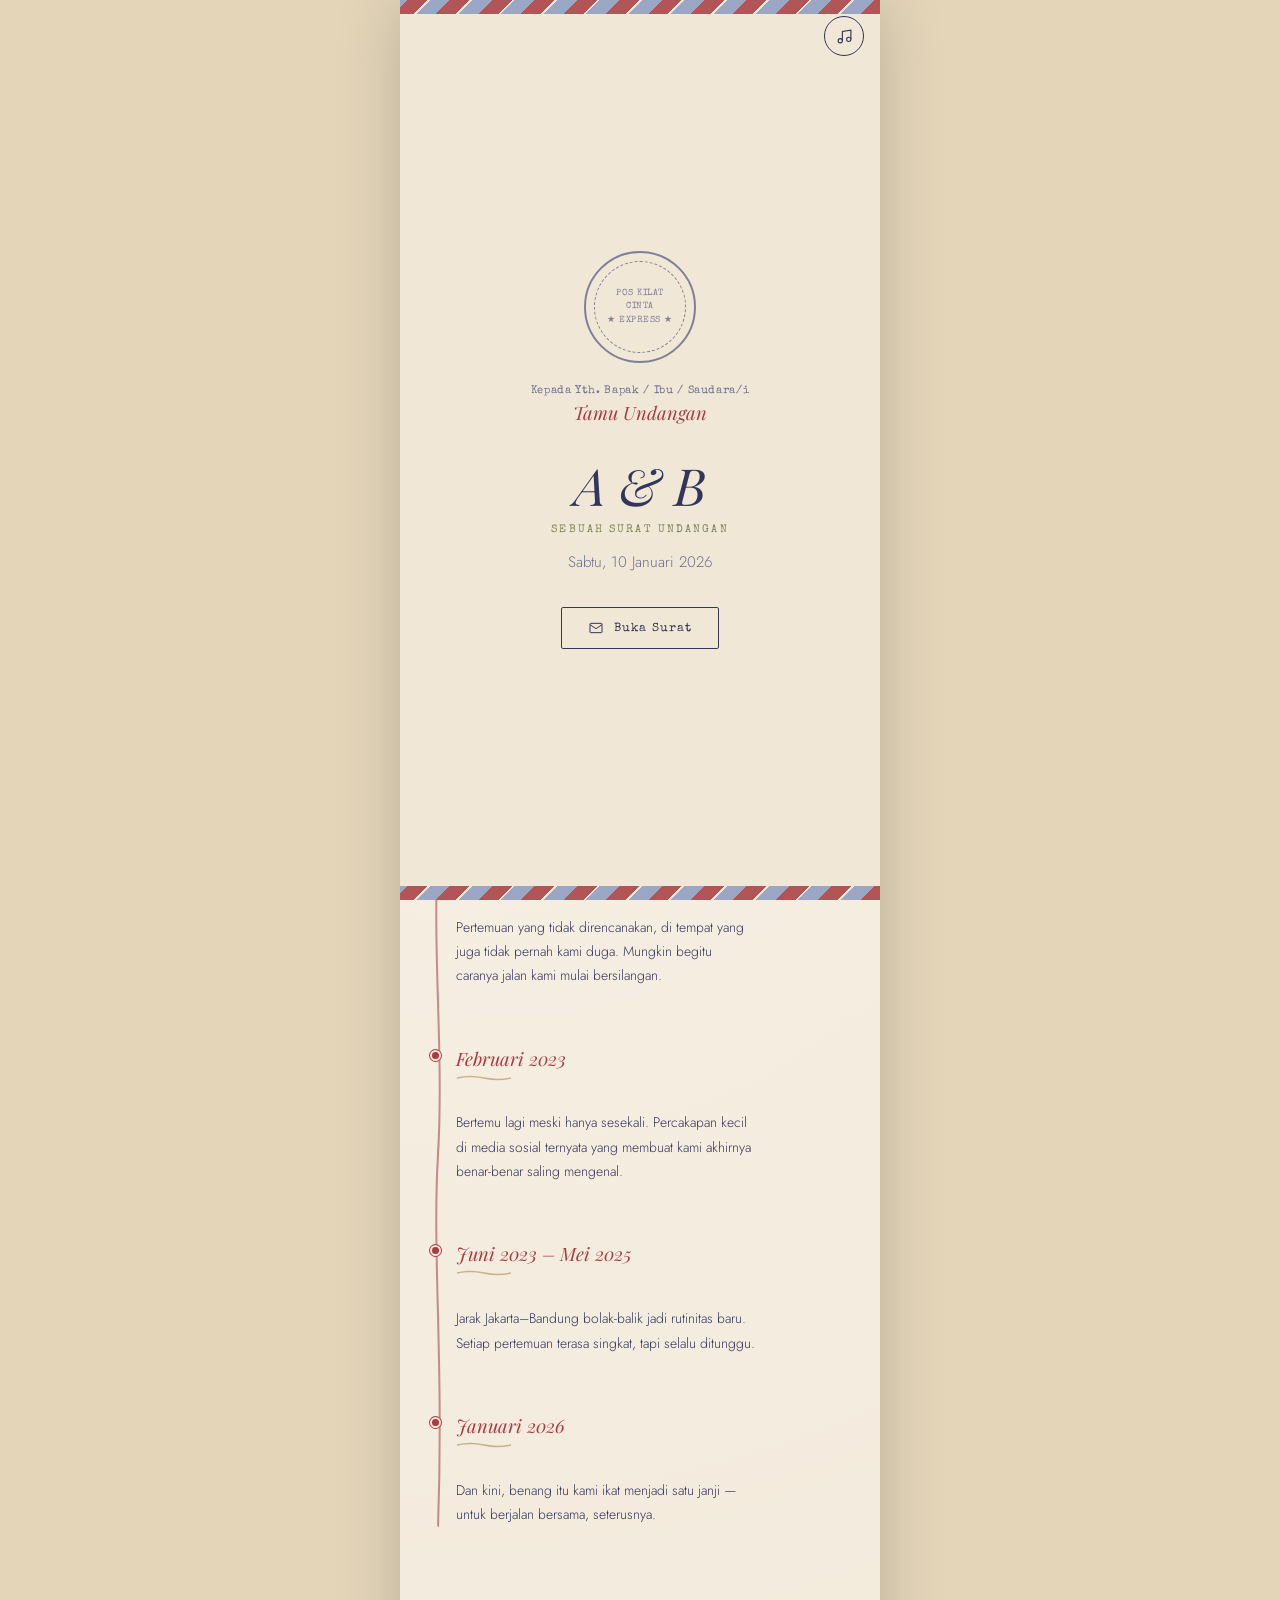
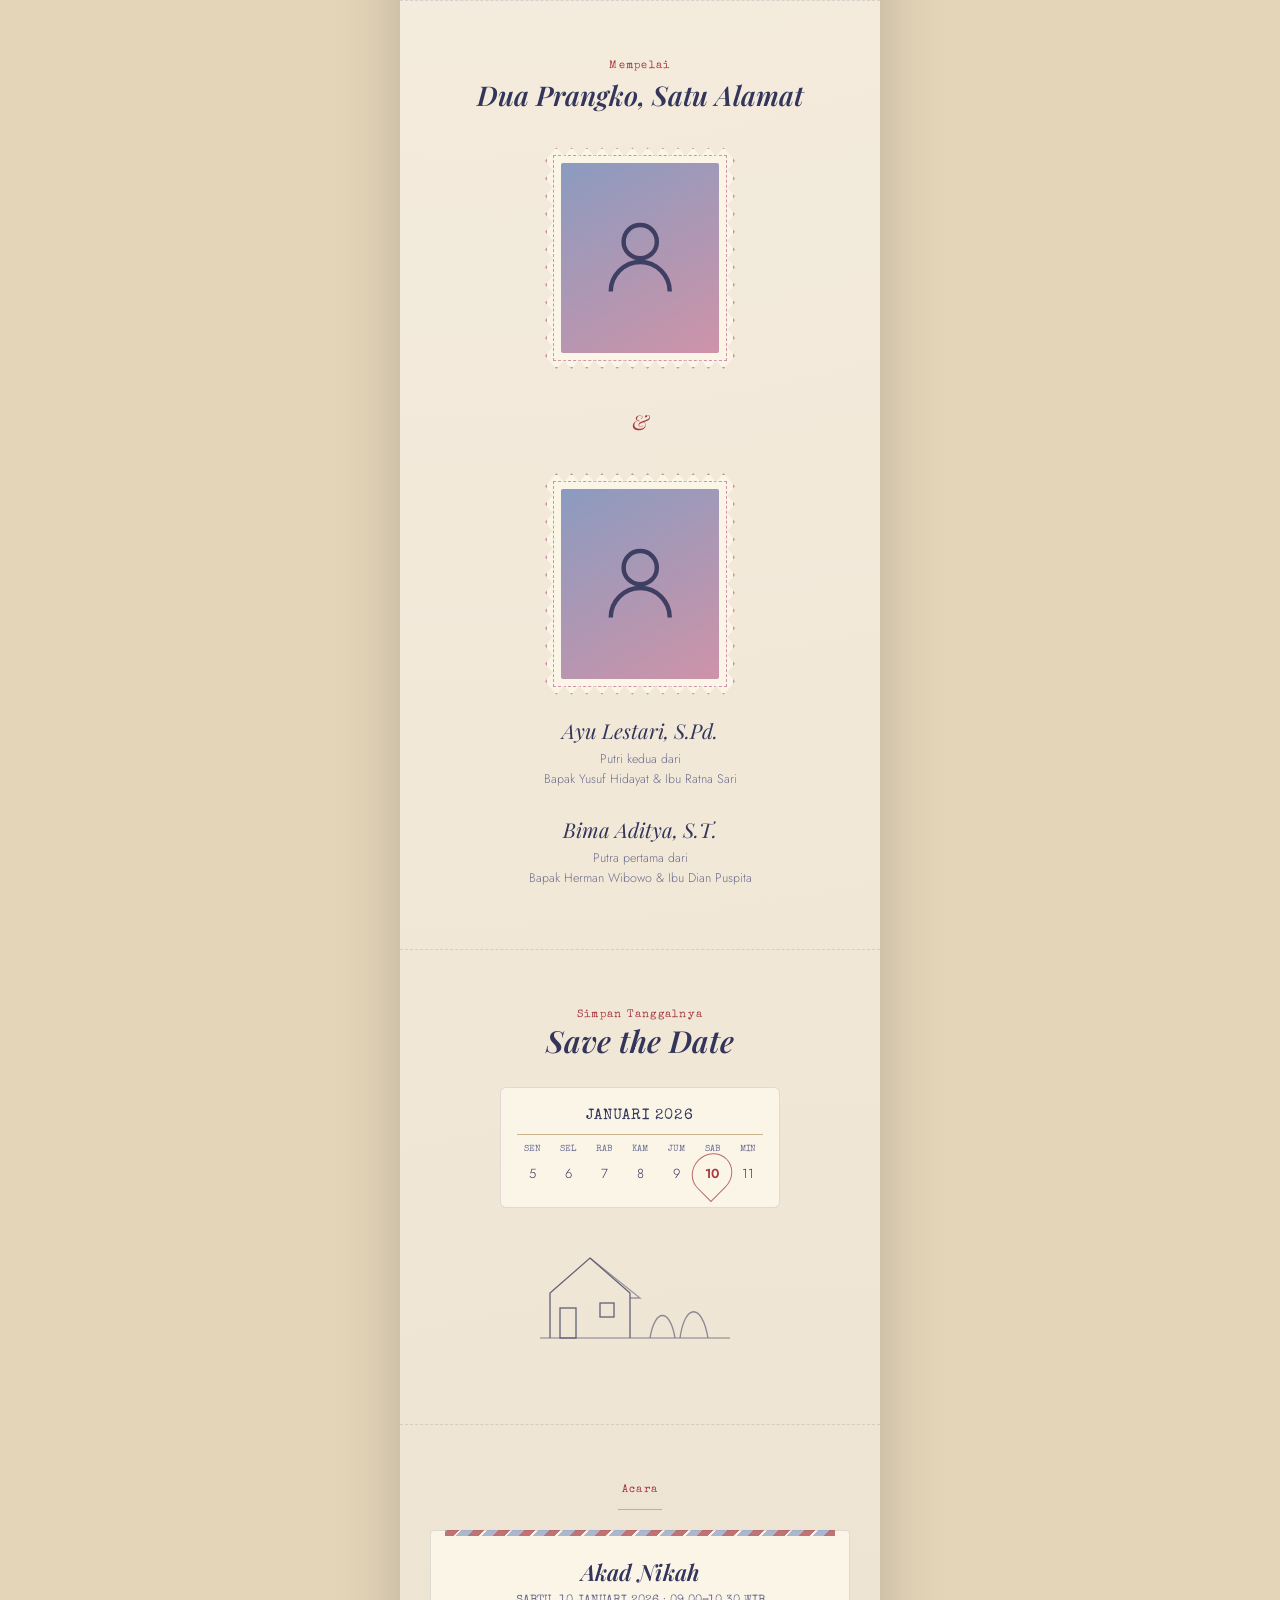
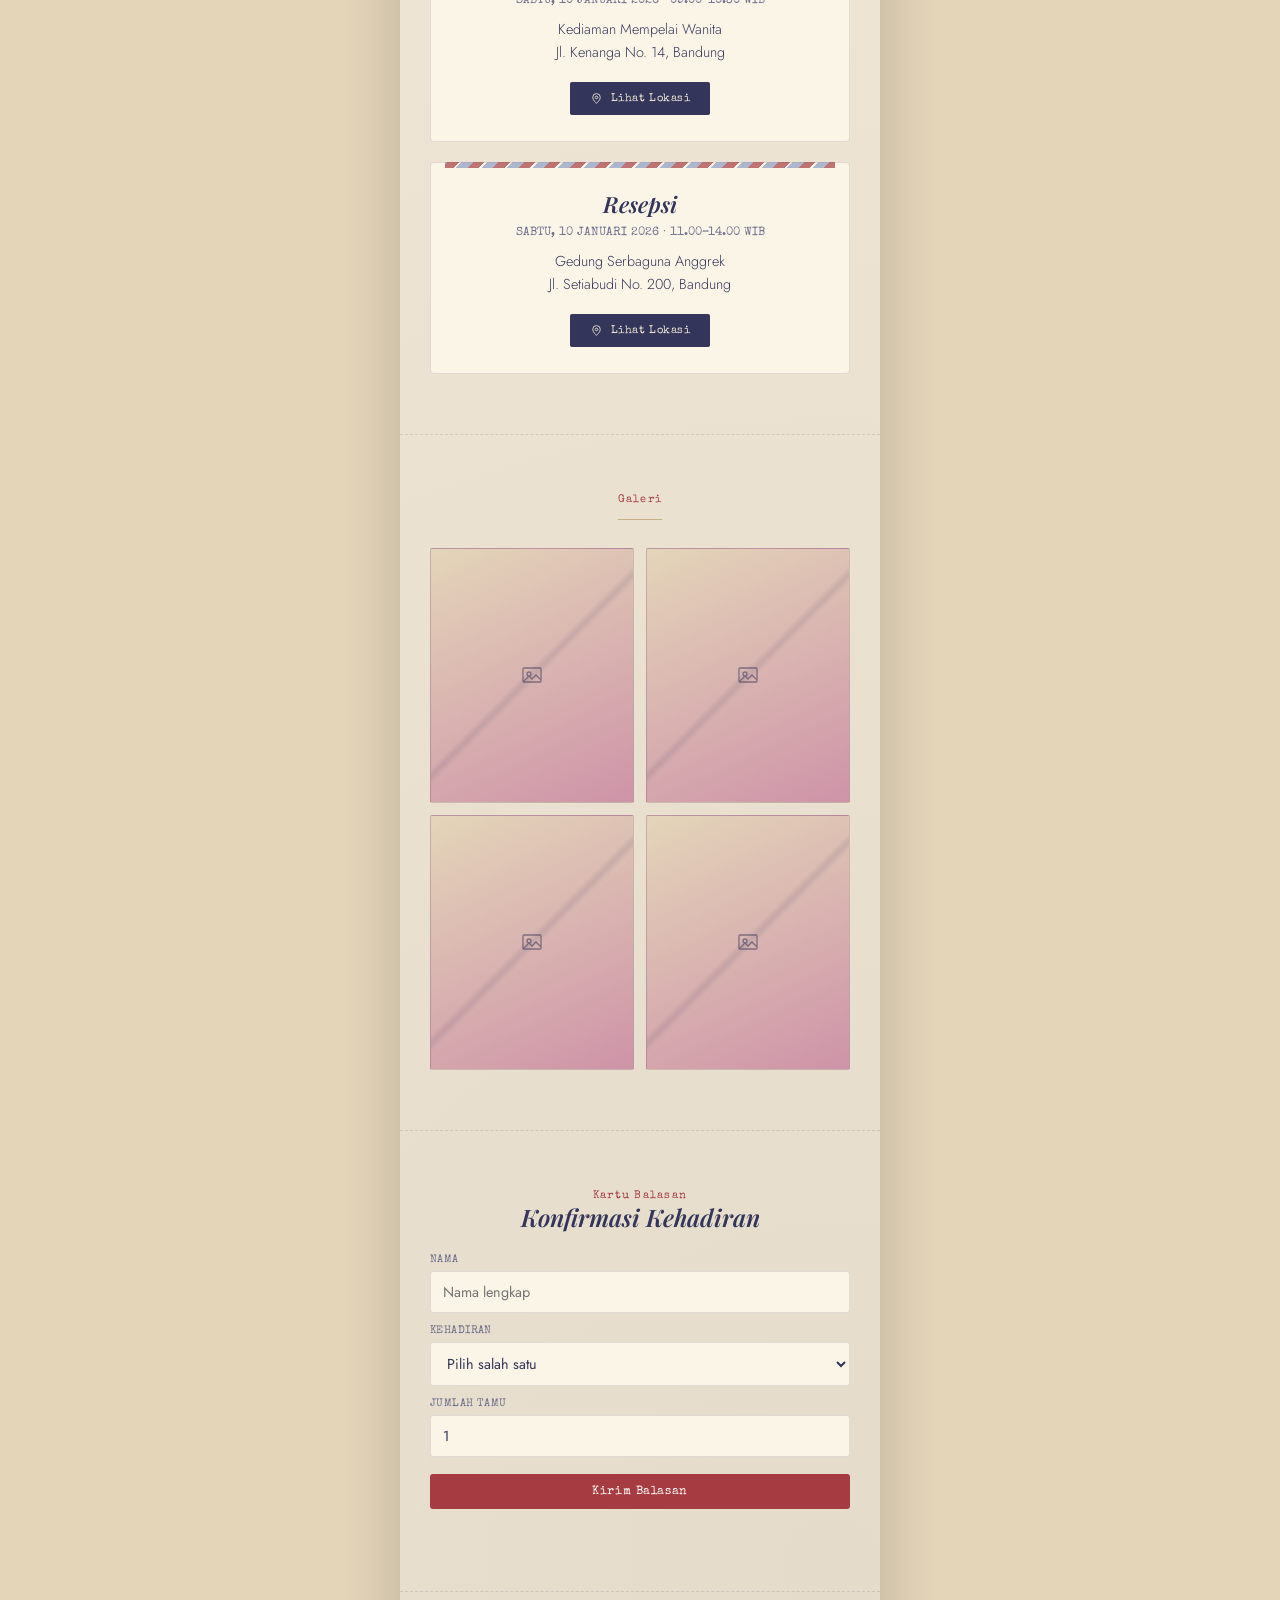
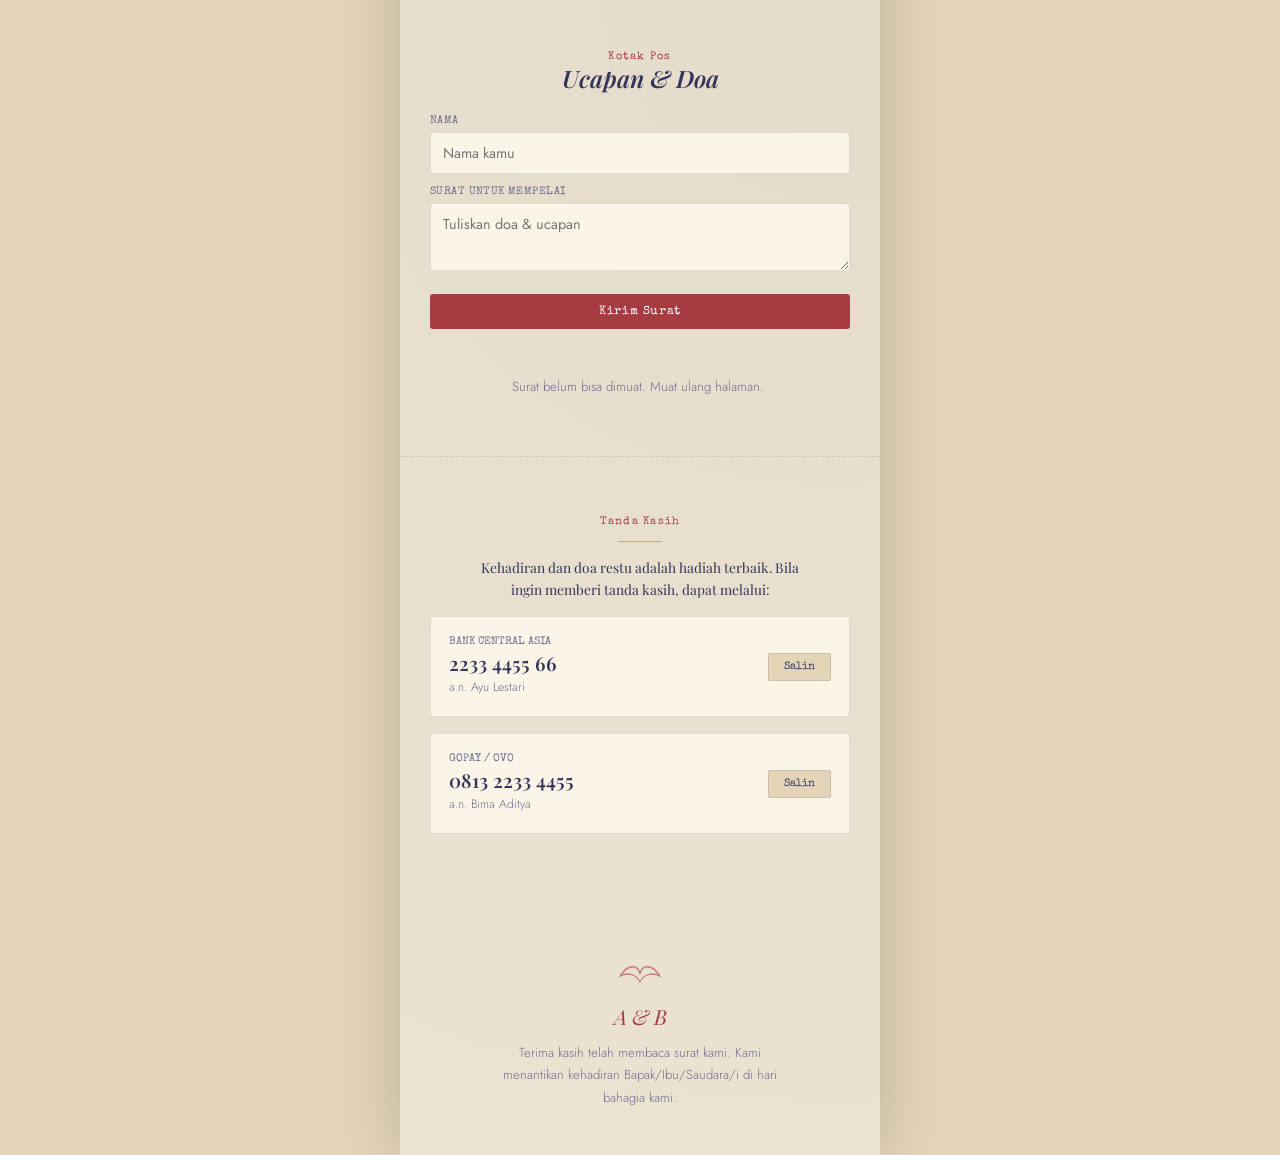
<file: DR - POS VINTAGE/undangan-tema-pos-vintage.html>
<!DOCTYPE html>
<html lang="id">
<head>
<meta charset="UTF-8">
<meta name="viewport" content="width=device-width, initial-scale=1.0, maximum-scale=1.0">
<title>Undangan Pernikahan — Ayu & Bima</title>
<link rel="preconnect" href="https://fonts.googleapis.com">
<link rel="preconnect" href="https://fonts.gstatic.com" crossorigin>
<link href="https://fonts.googleapis.com/css2?family=Playfair+Display:ital,wght@0,500;0,600;1,500;1,600&family=Special+Elite&family=Jost:wght@300;400;500&display=swap" rel="stylesheet">
<style>
  /* =========================================================
     CATATAN — desain ini terinspirasi tema "surat & pos vintage"
     (benang merah jodoh, prangko, stempel pos), dibuat dengan
     ilustrasi CSS/SVG orisinal — bukan aset dari studio manapun,
     dan tanpa wajah asli siapa pun (pakai siluet generik).

     CARA EDIT:
     1. Nama mempelai & orang tua -> cari "Ayu", "Bima"
     2. Cerita cinta (timeline)    -> cari section id="story"
     3. Tanggal & lokasi acara     -> komentar "EDIT TANGGAL" / "EDIT LOKASI"
     4. Foto asli (opsional)       -> tambahkan <img> di .stamp-photo
     5. Musik latar                -> isi <source src="..."> di #bgm
     6. Rekening / e-wallet        -> komentar "EDIT REKENING"
     Data RSVP & ucapan tersimpan otomatis, terlihat semua tamu (shared).
     ========================================================= */

  :root{
    --paper:#F1E7D6;
    --paper-deep:#E4D5B9;
    --paper-line: rgba(51,53,90,0.14);
    --ink:#33355A;
    --ink-soft:#6C6E8E;
    --thread:#A63B41;
    --thread-soft:#C87A78;
    --stamp-rose:#CE93A8;
    --stamp-blue:#8B9BC0;
    --olive:#7C8355;
    --gold:#AC8A54;
    --cardbg:#FBF5E8;
  }
  *{box-sizing:border-box;}
  html{scroll-behavior:smooth;}
  @media (prefers-reduced-motion: reduce){
    html{scroll-behavior:auto;}
    *{animation-duration:0.001ms !important; transition-duration:0.001ms !important;}
  }
  body{
    margin:0;
    background:var(--paper-deep);
    color:var(--ink);
    font-family:'Jost', sans-serif;
    font-weight:300;
    -webkit-font-smoothing:antialiased;
  }
  .stage{
    max-width:480px;
    margin:0 auto;
    min-height:100vh;
    position:relative;
    background:
      radial-gradient(circle at 12% 8%, rgba(255,255,255,0.35), transparent 40%),
      radial-gradient(circle at 90% 80%, rgba(0,0,0,0.05), transparent 45%),
      var(--paper);
    box-shadow:0 0 60px rgba(0,0,0,0.18);
    overflow:hidden;
  }
  h1,h2,h3{ margin:0; font-family:'Playfair Display', serif; font-style:italic; font-weight:600; color:var(--ink); }
  .script{ font-family:'Playfair Display', serif; font-style:italic; }
  .stamp-font{ font-family:'Special Elite', monospace; letter-spacing:0.03em; }
  button{ font-family:inherit; }

  .eyebrow{
    font-family:'Special Elite', monospace;
    font-size:0.66rem;
    letter-spacing:0.12em;
    color:var(--thread);
  }
  .rule{ width:1px; height:34px; background:var(--gold); margin:14px auto; opacity:0.6; }
  .rule.h{ width:44px; height:1px; margin:14px auto; }

  /* ---------- COVER ---------- */
  #cover{
    position:fixed; inset:0; max-width:480px; margin:0 auto;
    background:var(--paper);
    display:flex; flex-direction:column; align-items:center; justify-content:center;
    text-align:center; padding:36px 30px; z-index:50;
    transition:transform 0.9s cubic-bezier(.62,.04,.31,1), opacity 0.9s ease;
  }
  #cover.opened{ transform:translateY(-100%); opacity:0; pointer-events:none; }
  #cover::before, #cover::after{
    content:""; position:absolute; left:0; right:0; height:14px;
    background-image:repeating-linear-gradient(-45deg, var(--thread) 0 14px, var(--stamp-blue) 14px 28px, transparent 28px 30px);
    opacity:0.85;
  }
  #cover::before{ top:0; }
  #cover::after{ bottom:0; }
  .postmark{
    width:112px; height:112px; border-radius:50%;
    border:2px solid var(--ink-soft);
    display:flex; align-items:center; justify-content:center;
    position:relative; margin-bottom:22px; opacity:0.85;
  }
  .postmark::before{
    content:""; position:absolute; inset:8px; border-radius:50%;
    border:1px dashed var(--ink-soft);
  }
  .postmark-text{ font-family:'Special Elite', monospace; font-size:0.56rem; letter-spacing:0.06em; color:var(--ink-soft); line-height:1.5; }
  #cover .guest-line{ font-family:'Special Elite', monospace; font-size:0.68rem; letter-spacing:0.06em; color:var(--ink-soft); margin-bottom:4px; }
  #cover .guest-name{ font-family:'Playfair Display', serif; font-style:italic; font-size:1.15rem; color:var(--thread); margin-bottom:26px; }
  #cover .monogram{ font-size:3.2rem; color:var(--ink); margin-bottom:6px; }
  #cover .the-wedding-of{ font-family:'Special Elite', monospace; font-size:0.66rem; letter-spacing:0.2em; color:var(--olive); margin-bottom:16px; }
  #cover .cover-date{ font-size:0.95rem; color:var(--ink-soft); margin-bottom:34px; }
  #open-btn{
    border:1px solid var(--ink); background:transparent; color:var(--ink);
    padding:12px 26px; border-radius:2px; font-family:'Special Elite', monospace;
    font-size:0.72rem; letter-spacing:0.08em; cursor:pointer;
    display:inline-flex; align-items:center; gap:10px;
    transition:background 0.25s ease, color 0.25s ease;
  }
  #open-btn:hover{ background:var(--ink); color:var(--paper); }
  #open-btn svg{ width:16px; height:16px; }

  /* ---------- SECTIONS ---------- */
  section{ padding:60px 30px; position:relative; }
  section + section{ border-top:1px dashed var(--paper-line); }
  .center{ text-align:center; }

  .quote-text{
    font-family:'Playfair Display', serif; font-style:italic; font-size:1.2rem;
    line-height:1.6; max-width:330px; margin:0 auto; text-align:center;
  }

  /* couple hero */
  #couple-hero .names{ font-size:2.4rem; text-align:center; line-height:1.2; }
  #couple-hero .amp{ display:block; color:var(--thread); font-size:1.4rem; margin:2px 0; }
  .countdown{ display:flex; justify-content:center; gap:9px; margin-top:24px; }
  .cd-box{ background:var(--cardbg); border:1px solid var(--paper-line); border-radius:4px; padding:12px 5px; width:66px; text-align:center; }
  .cd-num{ font-family:'Playfair Display', serif; font-style:normal; font-weight:600; font-size:1.5rem; color:var(--thread); }
  .cd-label{ font-family:'Special Elite', monospace; font-size:0.56rem; letter-spacing:0.06em; color:var(--ink-soft); margin-top:2px; }

  /* ---------- LOVE STORY (red thread) ---------- */
  #story{ padding-top:64px; }
  #story .eyebrow{ text-align:center; display:block; }
  #story h2{ text-align:center; font-size:1.7rem; margin-top:6px; }
  .story-thread{ position:relative; margin-top:40px; padding-left:26px; }
  .story-thread svg.thread-line{ position:absolute; left:0; top:0; width:16px; height:100%; }
  .story-item{ position:relative; padding-bottom:44px; }
  .story-item:last-child{ padding-bottom:0; }
  .story-dot{
    position:absolute; left:-26px; top:4px; width:11px; height:11px; border-radius:50%;
    background:var(--thread); border:2px solid var(--paper);
    box-shadow:0 0 0 1px var(--thread);
  }
  .story-date{ font-size:1.15rem; color:var(--thread); }
  .story-underline{ width:56px; height:6px; margin:4px 0 10px; opacity:0.6; }
  .story-text{ font-size:0.87rem; line-height:1.75; color:var(--ink); max-width:300px; }

  /* ---------- COUPLE STAMPS ---------- */
  #couple{ }
  #couple .eyebrow{ text-align:center; display:block; }
  #couple h2{ text-align:center; font-size:1.7rem; margin-top:6px; }
  .stamp-wrap{ display:flex; flex-direction:column; gap:38px; margin-top:34px; align-items:center; }
  .stamp{
    width:190px; padding:14px; background:var(--cardbg);
    border:2px solid var(--stamp-rose);
    outline:1px dashed var(--stamp-rose);
    outline-offset:-9px;
    clip-path: polygon(
      2% 4%, 6% 0, 10% 4%, 14% 0, 18% 4%, 22% 0, 26% 4%, 30% 0, 34% 4%, 38% 0, 42% 4%, 46% 0, 50% 4%, 54% 0, 58% 4%, 62% 0, 66% 4%, 70% 0, 74% 4%, 78% 0, 82% 4%, 86% 0, 90% 4%, 94% 0, 98% 4%,
      100% 6%, 96% 10%, 100% 14%, 96% 18%, 100% 22%, 96% 26%, 100% 30%, 96% 34%, 100% 38%, 96% 42%, 100% 46%, 96% 50%, 100% 54%, 96% 58%, 100% 62%, 96% 66%, 100% 70%, 96% 74%, 100% 78%, 96% 82%, 100% 86%, 96% 90%, 100% 94%, 96% 98%,
      94% 100%, 90% 96%, 86% 100%, 82% 96%, 78% 100%, 74% 96%, 70% 100%, 66% 96%, 62% 100%, 58% 96%, 54% 100%, 50% 96%, 46% 100%, 42% 96%, 38% 100%, 34% 96%, 30% 100%, 26% 96%, 22% 100%, 18% 96%, 14% 100%, 10% 96%, 6% 100%, 2% 96%,
      0% 94%, 4% 90%, 0% 86%, 4% 82%, 0% 78%, 4% 74%, 0% 70%, 4% 66%, 0% 62%, 4% 58%, 0% 54%, 4% 50%, 0% 46%, 4% 42%, 0% 38%, 4% 34%, 0% 30%, 4% 26%, 0% 22%, 4% 18%, 0% 14%, 4% 10%, 0% 6%
    );
  }
  .stamp-photo{
    width:100%; aspect-ratio:3/3.6; border-radius:2px;
    background:linear-gradient(150deg, var(--stamp-blue), var(--stamp-rose));
    display:flex; align-items:center; justify-content:center;
  }
  .stamp-photo svg{ width:56%; opacity:0.9; }
  .stamp-name{ text-align:center; font-size:1.28rem; margin-top:16px; }
  .stamp-desc{ text-align:center; font-size:0.78rem; color:var(--ink-soft); line-height:1.6; margin-top:6px; }
  .stamp-and{ font-family:'Playfair Display', serif; font-style:italic; font-size:1.3rem; color:var(--thread); }

  /* ---------- SAVE THE DATE ---------- */
  #savedate{ text-align:center; }
  #savedate .std-title{ font-size:1.9rem; }
  .calendar{
    background:var(--cardbg); border:1px solid var(--paper-line); border-radius:6px;
    padding:20px 16px; margin-top:26px; max-width:280px; margin-left:auto; margin-right:auto;
  }
  .calendar .month{ font-family:'Special Elite', monospace; font-size:0.95rem; letter-spacing:0.05em; color:var(--ink); }
  .calendar .cal-rule{ width:100%; height:1px; background:var(--gold); opacity:0.6; margin:10px 0; }
  .cal-grid{ display:grid; grid-template-columns:repeat(7,1fr); gap:6px; }
  .cal-day-label{ font-family:'Special Elite', monospace; font-size:0.55rem; color:var(--ink-soft); }
  .cal-date{ font-size:0.82rem; color:var(--ink); padding:4px 0; }
  .cal-date.hero{ position:relative; color:var(--thread); font-weight:600; }
  .cal-date.hero .heart-ring{
    position:absolute; inset:-6px; border:1.5px solid var(--thread); border-radius:50% 50% 50% 0;
    transform:rotate(-45deg); opacity:0.75;
  }
  .venue-sketch{ margin:30px auto 0; width:220px; }
  .venue-sketch svg{ width:100%; height:auto; opacity:0.75; }

  /* ---------- EVENT ---------- */
  .event-card{
    background:var(--cardbg); border:1px solid var(--paper-line); border-radius:4px;
    padding:26px 22px; margin-top:20px; text-align:center; position:relative;
  }
  .event-card::before{
    content:""; position:absolute; top:-1px; left:14px; right:14px; height:6px;
    background-image:repeating-linear-gradient(-45deg, var(--thread) 0 8px, var(--stamp-blue) 8px 16px, transparent 16px 18px);
    opacity:0.7;
  }
  .event-card h3{ font-size:1.4rem; }
  .event-time{ font-family:'Special Elite', monospace; font-size:0.72rem; color:var(--ink-soft); margin-top:8px; }
  .event-venue{ font-size:0.9rem; margin-top:12px; line-height:1.6; }
  .map-btn{
    display:inline-flex; align-items:center; gap:8px; margin-top:18px;
    background:var(--ink); color:var(--paper); border:none; padding:10px 20px;
    border-radius:2px; font-family:'Special Elite', monospace; font-size:0.68rem;
    letter-spacing:0.05em; cursor:pointer; text-decoration:none;
  }
  .map-btn svg{ width:13px; height:13px; }

  /* ---------- GALLERY (mini envelopes) ---------- */
  .gallery-grid{ display:grid; grid-template-columns:1fr 1fr; gap:12px; margin-top:28px; }
  .gallery-item{
    aspect-ratio:4/5; border-radius:2px; position:relative;
    background:linear-gradient(155deg, var(--paper-deep), var(--stamp-rose));
    border:1px solid var(--paper-line);
    display:flex; align-items:center; justify-content:center;
  }
  .gallery-item::before{
    content:""; position:absolute; inset:0;
    background:linear-gradient(135deg, transparent 48%, rgba(51,53,90,0.12) 50%, transparent 52%);
  }
  .gallery-item svg{ width:24px; height:24px; opacity:0.55; }

  /* ---------- FORMS (reply card style) ---------- */
  .field{ margin-bottom:13px; text-align:left; }
  .field label{ display:block; font-family:'Special Elite', monospace; font-size:0.66rem; letter-spacing:0.04em; color:var(--ink-soft); margin-bottom:6px; }
  .field input, .field select, .field textarea{
    width:100%; border:1px solid var(--paper-line); background:var(--cardbg);
    border-radius:3px; padding:10px 12px; font-family:'Jost', sans-serif; font-size:0.9rem; color:var(--ink);
  }
  .field textarea{ resize:vertical; min-height:68px; }
  .submit-btn{
    width:100%; background:var(--thread); color:#fff; border:none; padding:12px;
    border-radius:3px; font-family:'Special Elite', monospace; font-size:0.72rem;
    letter-spacing:0.05em; cursor:pointer; margin-top:4px; transition:opacity 0.2s ease;
  }
  .submit-btn:disabled{ opacity:0.5; cursor:default; }
  .form-note{ font-size:0.76rem; color:var(--olive); margin-top:10px; min-height:1em; text-align:center; }

  #wishes-list{ text-align:left; margin-top:26px; display:flex; flex-direction:column; gap:12px; max-height:300px; overflow-y:auto; padding-right:4px; }
  .wish-item{ background:var(--cardbg); border:1px solid var(--paper-line); border-radius:4px; padding:13px 15px; border-left:3px solid var(--thread-soft); }
  .wish-name{ font-family:'Special Elite', monospace; font-size:0.72rem; color:var(--thread); }
  .wish-msg{ font-size:0.85rem; margin-top:5px; line-height:1.55; }
  .wish-empty{ font-size:0.83rem; color:var(--ink-soft); text-align:center; }

  /* ---------- GIFT ---------- */
  .gift-card{
    background:var(--cardbg); border:1px solid var(--paper-line); border-radius:4px;
    padding:20px 18px; margin-top:16px; text-align:left; display:flex;
    justify-content:space-between; align-items:center; gap:12px;
  }
  .gift-bank{ font-family:'Special Elite', monospace; font-size:0.66rem; color:var(--ink-soft); }
  .gift-num{ font-family:'Playfair Display', serif; font-style:normal; font-weight:600; font-size:1.2rem; margin-top:3px; }
  .gift-owner{ font-size:0.76rem; color:var(--ink-soft); margin-top:2px; }
  .copy-btn{
    flex-shrink:0; background:var(--paper-deep); border:1px solid var(--paper-line); color:var(--ink);
    padding:8px 15px; border-radius:2px; font-family:'Special Elite', monospace; font-size:0.66rem; cursor:pointer;
  }

  footer{ padding:64px 30px 46px; text-align:center; }
  footer .monogram-small{ font-family:'Playfair Display', serif; font-style:italic; font-size:1.3rem; color:var(--thread); margin-bottom:12px; }
  footer p{ font-size:0.82rem; color:var(--ink-soft); line-height:1.7; max-width:290px; margin:0 auto; }
  .dove-divider{ display:flex; justify-content:center; margin:0 auto 14px; width:44px; opacity:0.6; }

  #music-toggle{
    position:fixed; top:16px; right:calc(50% - 240px + 16px); z-index:60;
    width:40px; height:40px; border-radius:50%; border:1px solid var(--ink);
    background:var(--paper); color:var(--ink); display:flex; align-items:center; justify-content:center;
    cursor:pointer;
  }
  #music-toggle svg{ width:17px; height:17px; }
  @media (max-width:520px){ #music-toggle{ right:16px; } }
</style>
</head>
<body>

<button id="music-toggle" aria-label="Putar / jeda musik" title="Musik">
  <svg viewBox="0 0 24 24" fill="none" stroke="currentColor" stroke-width="1.6"><path d="M9 18V5l12-2v13"/><circle cx="6" cy="18" r="3"/><circle cx="18" cy="16" r="3"/></svg>
</button>
<audio id="bgm" loop preload="none">
  <!-- Ganti dengan URL mp3 kamu: <source src="https://.../lagu.mp3" type="audio/mpeg"> -->
</audio>

<div class="stage">

  <!-- ================= COVER ================= -->
  <div id="cover">
    <div class="postmark">
      <div class="postmark-text">POS KILAT<br>CINTA<br>★ EXPRESS ★</div>
    </div>
    <div class="guest-line">Kepada Yth. Bapak / Ibu / Saudara/i</div>
    <div class="guest-name" id="guest-name">Tamu Undangan</div>
    <div class="monogram script">A &amp; B</div>
    <div class="the-wedding-of">SEBUAH SURAT UNDANGAN</div>
    <div class="cover-date">Sabtu, 10 Januari 2026</div>
    <button id="open-btn">
      <svg viewBox="0 0 24 24" fill="none" stroke="currentColor" stroke-width="1.5"><path d="M3 7l9 6 9-6"/><rect x="3" y="5" width="18" height="14" rx="1"/></svg>
      Buka Surat
    </button>
  </div>

  <!-- ================= GREETING ================= -->
  <section id="greeting" class="center">
    <div class="eyebrow">Assalamu'alaikum Wr. Wb.</div>
    <div class="rule"></div>
    <p class="quote-text">Seutas benang merah telah menautkan dua jalan yang berbeda. Kini kami mengundang Bapak/Ibu/Saudara/i untuk turut merayakan dan mendoakan hari bahagia kami.</p>
  </section>

  <!-- ================= COUPLE HERO + COUNTDOWN ================= -->
  <section id="couple-hero">
    <div class="eyebrow center" style="display:block;">Menuju hari bahagia</div>
    <h1 class="names">Ayu<span class="amp">&amp;</span>Bima</h1>
    <div class="countdown" id="countdown">
      <div class="cd-box"><div class="cd-num" id="cd-days">00</div><div class="cd-label">HARI</div></div>
      <div class="cd-box"><div class="cd-num" id="cd-hours">00</div><div class="cd-label">JAM</div></div>
      <div class="cd-box"><div class="cd-num" id="cd-mins">00</div><div class="cd-label">MENIT</div></div>
      <div class="cd-box"><div class="cd-num" id="cd-secs">00</div><div class="cd-label">DETIK</div></div>
    </div>
  </section>

  <!-- ================= LOVE STORY — BENANG MERAH ================= -->
  <section id="story">
    <div class="eyebrow">Cerita Kami</div>
    <h2>Benang yang Menautkan</h2>
    <div class="story-thread">
      <svg class="thread-line" viewBox="0 0 16 100" preserveAspectRatio="none">
        <path d="M8 0 C 2 15, 14 30, 8 45 C 2 60, 14 75, 8 100" stroke="#A63B41" stroke-width="2" fill="none" opacity="0.55"/>
      </svg>

      <div class="story-item">
        <div class="story-dot"></div>
        <div class="story-date script">Agustus 2022</div>
        <svg class="story-underline" viewBox="0 0 56 6"><path d="M1 3 Q 14 0, 28 3 T 55 3" stroke="#AC8A54" stroke-width="1.4" fill="none"/></svg>
        <p class="story-text">Pertemuan yang tidak direncanakan, di tempat yang juga tidak pernah kami duga. Mungkin begitu caranya jalan kami mulai bersilangan.</p>
      </div>

      <div class="story-item">
        <div class="story-dot"></div>
        <div class="story-date script">Februari 2023</div>
        <svg class="story-underline" viewBox="0 0 56 6"><path d="M1 3 Q 14 0, 28 3 T 55 3" stroke="#AC8A54" stroke-width="1.4" fill="none"/></svg>
        <p class="story-text">Bertemu lagi meski hanya sesekali. Percakapan kecil di media sosial ternyata yang membuat kami akhirnya benar-benar saling mengenal.</p>
      </div>

      <div class="story-item">
        <div class="story-dot"></div>
        <div class="story-date script">Juni 2023 – Mei 2025</div>
        <svg class="story-underline" viewBox="0 0 56 6"><path d="M1 3 Q 14 0, 28 3 T 55 3" stroke="#AC8A54" stroke-width="1.4" fill="none"/></svg>
        <p class="story-text">Jarak Jakarta–Bandung bolak-balik jadi rutinitas baru. Setiap pertemuan terasa singkat, tapi selalu ditunggu.</p>
      </div>

      <div class="story-item">
        <div class="story-dot"></div>
        <div class="story-date script">Januari 2026</div>
        <svg class="story-underline" viewBox="0 0 56 6"><path d="M1 3 Q 14 0, 28 3 T 55 3" stroke="#AC8A54" stroke-width="1.4" fill="none"/></svg>
        <p class="story-text">Dan kini, benang itu kami ikat menjadi satu janji — untuk berjalan bersama, seterusnya.</p>
      </div>
    </div>
  </section>

  <!-- ================= COUPLE STAMPS ================= -->
  <section id="couple">
    <div class="eyebrow">Mempelai</div>
    <h2>Dua Prangko, Satu Alamat</h2>
    <div class="stamp-wrap">
      <div class="stamp">
        <div class="stamp-photo">
          <svg viewBox="0 0 24 24" fill="none" stroke="#33355A" stroke-width="1.2"><path d="M12 12c2.5 0 4.5-2 4.5-4.5S14.5 3 12 3 7.5 5 7.5 7.5 9.5 12 12 12z"/><path d="M4 21c0-4.4 3.6-8 8-8s8 3.6 8 8"/></svg>
        </div>
      </div>
      <div class="stamp-and">&amp;</div>
      <div class="stamp">
        <div class="stamp-photo">
          <svg viewBox="0 0 24 24" fill="none" stroke="#33355A" stroke-width="1.2"><path d="M12 12c2.5 0 4.5-2 4.5-4.5S14.5 3 12 3 7.5 5 7.5 7.5 9.5 12 12 12z"/><path d="M4 21c0-4.4 3.6-8 8-8s8 3.6 8 8"/></svg>
        </div>
      </div>
    </div>
    <div style="margin-top:22px;">
      <div class="stamp-name script">Ayu Lestari, S.Pd.</div>
      <div class="stamp-desc">Putri kedua dari<br>Bapak Yusuf Hidayat &amp; Ibu Ratna Sari</div>
    </div>
    <div style="margin-top:26px;">
      <div class="stamp-name script">Bima Aditya, S.T.</div>
      <div class="stamp-desc">Putra pertama dari<br>Bapak Herman Wibowo &amp; Ibu Dian Puspita</div>
    </div>
  </section>

  <!-- ================= SAVE THE DATE ================= -->
  <section id="savedate">
    <div class="eyebrow">Simpan Tanggalnya</div>
    <h2 class="std-title">Save <span style="font-style:italic;">the</span> Date</h2>

    <!-- EDIT TANGGAL: sesuaikan bulan, hari, dan tanggal terpilih di bawah -->
    <div class="calendar">
      <div class="month">JANUARI 2026</div>
      <div class="cal-rule"></div>
      <div class="cal-grid">
        <div class="cal-day-label">SEN</div><div class="cal-day-label">SEL</div><div class="cal-day-label">RAB</div><div class="cal-day-label">KAM</div><div class="cal-day-label">JUM</div><div class="cal-day-label">SAB</div><div class="cal-day-label">MIN</div>
        <div class="cal-date">5</div><div class="cal-date">6</div><div class="cal-date">7</div><div class="cal-date">8</div><div class="cal-date">9</div>
        <div class="cal-date hero"><span class="heart-ring"></span>10</div>
        <div class="cal-date">11</div>
      </div>
    </div>

    <!-- EDIT LOKASI: ganti sketsa jika perlu, atau hapus jika tidak dipakai -->
    <div class="venue-sketch">
      <svg viewBox="0 0 220 120" fill="none" stroke="#33355A" stroke-width="1.3">
        <path d="M20 100 L20 55 L60 20 L100 55 L100 100" />
        <path d="M60 20 L110 60 L100 60" opacity="0.6"/>
        <rect x="30" y="70" width="16" height="30"/>
        <rect x="70" y="65" width="14" height="14"/>
        <path d="M120 100 C 125 70, 140 70, 145 100" opacity="0.7"/>
        <path d="M150 100 C 155 65, 172 65, 178 100" opacity="0.7"/>
        <line x1="10" y1="100" x2="200" y2="100" opacity="0.5"/>
      </svg>
    </div>
  </section>

  <!-- ================= EVENT DETAILS ================= -->
  <section id="event" class="center">
    <div class="eyebrow">Acara</div>
    <div class="rule h"></div>

    <div class="event-card">
      <h3>Akad Nikah</h3>
      <div class="event-time">SABTU, 10 JANUARI 2026 · 09.00–10.30 WIB</div>
      <div class="event-venue">Kediaman Mempelai Wanita<br>Jl. Kenanga No. 14, Bandung</div>
      <a class="map-btn" href="https://www.google.com/maps/search/?api=1&query=Jl.%20Kenanga%20No.%2014%2C%20Bandung" target="_blank" rel="noopener">
        <svg viewBox="0 0 24 24" fill="none" stroke="currentColor" stroke-width="1.6"><path d="M12 21s-7-6.2-7-11a7 7 0 1 1 14 0c0 4.8-7 11-7 11z"/><circle cx="12" cy="10" r="2.4"/></svg>
        Lihat Lokasi
      </a>
    </div>

    <div class="event-card">
      <h3>Resepsi</h3>
      <div class="event-time">SABTU, 10 JANUARI 2026 · 11.00–14.00 WIB</div>
      <div class="event-venue">Gedung Serbaguna Anggrek<br>Jl. Setiabudi No. 200, Bandung</div>
      <a class="map-btn" href="https://www.google.com/maps/search/?api=1&query=Gedung%20Serbaguna%20Anggrek%20Jl.%20Setiabudi%20No.%20200%2C%20Bandung" target="_blank" rel="noopener">
        <svg viewBox="0 0 24 24" fill="none" stroke="currentColor" stroke-width="1.6"><path d="M12 21s-7-6.2-7-11a7 7 0 1 1 14 0c0 4.8-7 11-7 11z"/><circle cx="12" cy="10" r="2.4"/></svg>
        Lihat Lokasi
      </a>
    </div>
  </section>

  <!-- ================= GALLERY ================= -->
  <section id="gallery" class="center">
    <div class="eyebrow">Galeri</div>
    <div class="rule h"></div>
    <div class="gallery-grid">
      <div class="gallery-item"><svg viewBox="0 0 24 24" fill="none" stroke="#33355A" stroke-width="1.3"><rect x="3" y="5" width="18" height="14" rx="1"/><circle cx="9" cy="11" r="2"/><path d="M21 17l-5-5-4 4-3-3-6 6"/></svg></div>
      <div class="gallery-item"><svg viewBox="0 0 24 24" fill="none" stroke="#33355A" stroke-width="1.3"><rect x="3" y="5" width="18" height="14" rx="1"/><circle cx="9" cy="11" r="2"/><path d="M21 17l-5-5-4 4-3-3-6 6"/></svg></div>
      <div class="gallery-item"><svg viewBox="0 0 24 24" fill="none" stroke="#33355A" stroke-width="1.3"><rect x="3" y="5" width="18" height="14" rx="1"/><circle cx="9" cy="11" r="2"/><path d="M21 17l-5-5-4 4-3-3-6 6"/></svg></div>
      <div class="gallery-item"><svg viewBox="0 0 24 24" fill="none" stroke="#33355A" stroke-width="1.3"><rect x="3" y="5" width="18" height="14" rx="1"/><circle cx="9" cy="11" r="2"/><path d="M21 17l-5-5-4 4-3-3-6 6"/></svg></div>
    </div>
  </section>

  <!-- ================= RSVP (kartu balasan) ================= -->
  <section id="rsvp" class="center">
    <div class="eyebrow">Kartu Balasan</div>
    <h2 style="font-size:1.5rem;">Konfirmasi Kehadiran</h2>
    <form id="rsvp-form" style="margin-top:22px; text-align:left;">
      <div class="field">
        <label for="rsvp-name">NAMA</label>
        <input id="rsvp-name" type="text" placeholder="Nama lengkap" required>
      </div>
      <div class="field">
        <label for="rsvp-att">KEHADIRAN</label>
        <select id="rsvp-att" required>
          <option value="">Pilih salah satu</option>
          <option value="Hadir">Hadir</option>
          <option value="Tidak Hadir">Tidak Hadir</option>
          <option value="Masih Ragu">Masih Ragu</option>
        </select>
      </div>
      <div class="field">
        <label for="rsvp-count">JUMLAH TAMU</label>
        <input id="rsvp-count" type="number" min="1" max="10" value="1">
      </div>
      <button type="submit" class="submit-btn" id="rsvp-submit">Kirim Balasan</button>
      <div class="form-note" id="rsvp-note"></div>
    </form>
  </section>

  <!-- ================= WISHES — KOTAK POS ================= -->
  <section id="wishes" class="center">
    <div class="eyebrow">Kotak Pos</div>
    <h2 style="font-size:1.5rem;">Ucapan &amp; Doa</h2>
    <form id="wish-form" style="margin-top:22px; text-align:left;">
      <div class="field">
        <label for="wish-name">NAMA</label>
        <input id="wish-name" type="text" placeholder="Nama kamu" required>
      </div>
      <div class="field">
        <label for="wish-msg">SURAT UNTUK MEMPELAI</label>
        <textarea id="wish-msg" placeholder="Tuliskan doa & ucapan" required></textarea>
      </div>
      <button type="submit" class="submit-btn" id="wish-submit">Kirim Surat</button>
      <div class="form-note" id="wish-note"></div>
    </form>
    <div id="wishes-list"><div class="wish-empty">Memuat surat...</div></div>
  </section>

  <!-- ================= GIFT ================= -->
  <section id="gift" class="center">
    <div class="eyebrow">Tanda Kasih</div>
    <div class="rule h"></div>
    <p class="quote-text" style="font-style:normal; font-size:0.86rem; margin-bottom:6px;">Kehadiran dan doa restu adalah hadiah terbaik. Bila ingin memberi tanda kasih, dapat melalui:</p>

    <!-- EDIT REKENING -->
    <div class="gift-card">
      <div>
        <div class="gift-bank">BANK CENTRAL ASIA</div>
        <div class="gift-num">2233 4455 66</div>
        <div class="gift-owner">a.n. Ayu Lestari</div>
      </div>
      <button class="copy-btn" data-copy="2233445566">Salin</button>
    </div>
    <div class="gift-card">
      <div>
        <div class="gift-bank">GOPAY / OVO</div>
        <div class="gift-num">0813 2233 4455</div>
        <div class="gift-owner">a.n. Bima Aditya</div>
      </div>
      <button class="copy-btn" data-copy="081322334455">Salin</button>
    </div>
  </section>

  <!-- ================= FOOTER ================= -->
  <footer>
    <div class="dove-divider">
      <svg viewBox="0 0 44 30" fill="none" stroke="#A63B41" stroke-width="1.3">
        <path d="M2 18 C 10 6, 20 6, 22 16 C 24 6, 34 6, 42 18 C 34 14, 26 16, 22 24 C 18 16, 10 14, 2 18Z"/>
      </svg>
    </div>
    <div class="monogram-small">A &amp; B</div>
    <p>Terima kasih telah membaca surat kami. Kami menantikan kehadiran Bapak/Ibu/Saudara/i di hari bahagia kami.</p>
  </footer>

</div>

<script>
(function(){
  const params = new URLSearchParams(window.location.search);
  const to = params.get('to');
  if (to) document.getElementById('guest-name').textContent = decodeURIComponent(to.replace(/\+/g,' '));

  const cover = document.getElementById('cover');
  const openBtn = document.getElementById('open-btn');
  const bgm = document.getElementById('bgm');
  openBtn.addEventListener('click', function(){
    cover.classList.add('opened');
    document.body.style.overflow = 'auto';
    if (bgm.querySelector('source')) { bgm.play().catch(()=>{}); updateMusicIcon(true); }
  });
  document.body.style.overflow = 'hidden';

  const musicBtn = document.getElementById('music-toggle');
  function updateMusicIcon(playing){ musicBtn.style.opacity = playing ? '1' : '0.5'; }
  musicBtn.addEventListener('click', function(){
    if (!bgm.querySelector('source')) return;
    if (bgm.paused){ bgm.play().catch(()=>{}); updateMusicIcon(true); }
    else { bgm.pause(); updateMusicIcon(false); }
  });

  // EDIT TANGGAL: ubah target countdown sesuai acara
  const target = new Date('2026-01-10T09:00:00+07:00').getTime();
  function tickCountdown(){
    const now = Date.now();
    let diff = target - now; if (diff < 0) diff = 0;
    document.getElementById('cd-days').textContent = String(Math.floor(diff/86400000)).padStart(2,'0');
    document.getElementById('cd-hours').textContent = String(Math.floor((diff%86400000)/3600000)).padStart(2,'0');
    document.getElementById('cd-mins').textContent = String(Math.floor((diff%3600000)/60000)).padStart(2,'0');
    document.getElementById('cd-secs').textContent = String(Math.floor((diff%60000)/1000)).padStart(2,'0');
  }
  tickCountdown(); setInterval(tickCountdown, 1000);

  document.querySelectorAll('.copy-btn').forEach(btn => {
    btn.addEventListener('click', async function(){
      const val = btn.getAttribute('data-copy');
      try{
        await navigator.clipboard.writeText(val);
        const original = btn.textContent;
        btn.textContent = 'Tersalin';
        setTimeout(()=>{ btn.textContent = original; }, 1600);
      }catch(e){ alert('Nomor: ' + val); }
    });
  });

  function makeId(){ return Date.now().toString(36) + '-' + Math.random().toString(36).slice(2,8); }

  const rsvpForm = document.getElementById('rsvp-form');
  const rsvpNote = document.getElementById('rsvp-note');
  const rsvpSubmit = document.getElementById('rsvp-submit');
  rsvpForm.addEventListener('submit', async function(e){
    e.preventDefault();
    const name = document.getElementById('rsvp-name').value.trim();
    const att = document.getElementById('rsvp-att').value;
    const count = document.getElementById('rsvp-count').value;
    if (!name || !att) return;
    rsvpSubmit.disabled = true; rsvpNote.textContent = 'Mengirim...';
    try{
      const id = makeId();
      const payload = JSON.stringify({ name, att, count, ts: Date.now() });
      const result = await window.storage.set('rsvp:' + id, payload, true);
      if (result){ rsvpNote.textContent = 'Terima kasih, balasan kamu sudah kami terima.'; rsvpForm.reset(); }
      else { rsvpNote.textContent = 'Maaf, gagal terkirim. Coba lagi ya.'; }
    }catch(err){ rsvpNote.textContent = 'Maaf, gagal terkirim. Coba lagi ya.'; }
    rsvpSubmit.disabled = false;
  });

  const wishForm = document.getElementById('wish-form');
  const wishNote = document.getElementById('wish-note');
  const wishSubmit = document.getElementById('wish-submit');
  const wishesList = document.getElementById('wishes-list');

  async function loadWishes(){
    wishesList.innerHTML = '<div class="wish-empty">Memuat surat...</div>';
    try{
      const listResult = await window.storage.list('wish:', true);
      const keys = (listResult && listResult.keys) ? listResult.keys : [];
      if (keys.length === 0){ wishesList.innerHTML = '<div class="wish-empty">Jadilah yang pertama mengirim surat &amp; doa.</div>'; return; }
      const items = [];
      for (const k of keys){
        try{ const r = await window.storage.get(k, true); if (r && r.value) items.push(JSON.parse(r.value)); }catch(e){}
      }
      items.sort((a,b) => (b.ts||0) - (a.ts||0));
      if (items.length === 0){ wishesList.innerHTML = '<div class="wish-empty">Jadilah yang pertama mengirim surat &amp; doa.</div>'; return; }
      wishesList.innerHTML = '';
      items.forEach(it => {
        const div = document.createElement('div'); div.className = 'wish-item';
        const nameSpan = document.createElement('span'); nameSpan.className = 'wish-name'; nameSpan.textContent = it.name || 'Tamu';
        const msgDiv = document.createElement('div'); msgDiv.className = 'wish-msg'; msgDiv.textContent = it.msg || '';
        div.appendChild(nameSpan); div.appendChild(msgDiv); wishesList.appendChild(div);
      });
    }catch(err){ wishesList.innerHTML = '<div class="wish-empty">Surat belum bisa dimuat. Muat ulang halaman.</div>'; }
  }

  wishForm.addEventListener('submit', async function(e){
    e.preventDefault();
    const name = document.getElementById('wish-name').value.trim();
    const msg = document.getElementById('wish-msg').value.trim();
    if (!name || !msg) return;
    wishSubmit.disabled = true; wishNote.textContent = 'Mengirim...';
    try{
      const id = makeId();
      const payload = JSON.stringify({ name, msg, ts: Date.now() });
      const result = await window.storage.set('wish:' + id, payload, true);
      if (result){ wishNote.textContent = 'Terima kasih atas doa & suratnya.'; wishForm.reset(); loadWishes(); }
      else { wishNote.textContent = 'Maaf, gagal terkirim. Coba lagi ya.'; }
    }catch(err){ wishNote.textContent = 'Maaf, gagal terkirim. Coba lagi ya.'; }
    wishSubmit.disabled = false;
  });

  loadWishes();
})();
</script>

</body>
</html>
</file>
